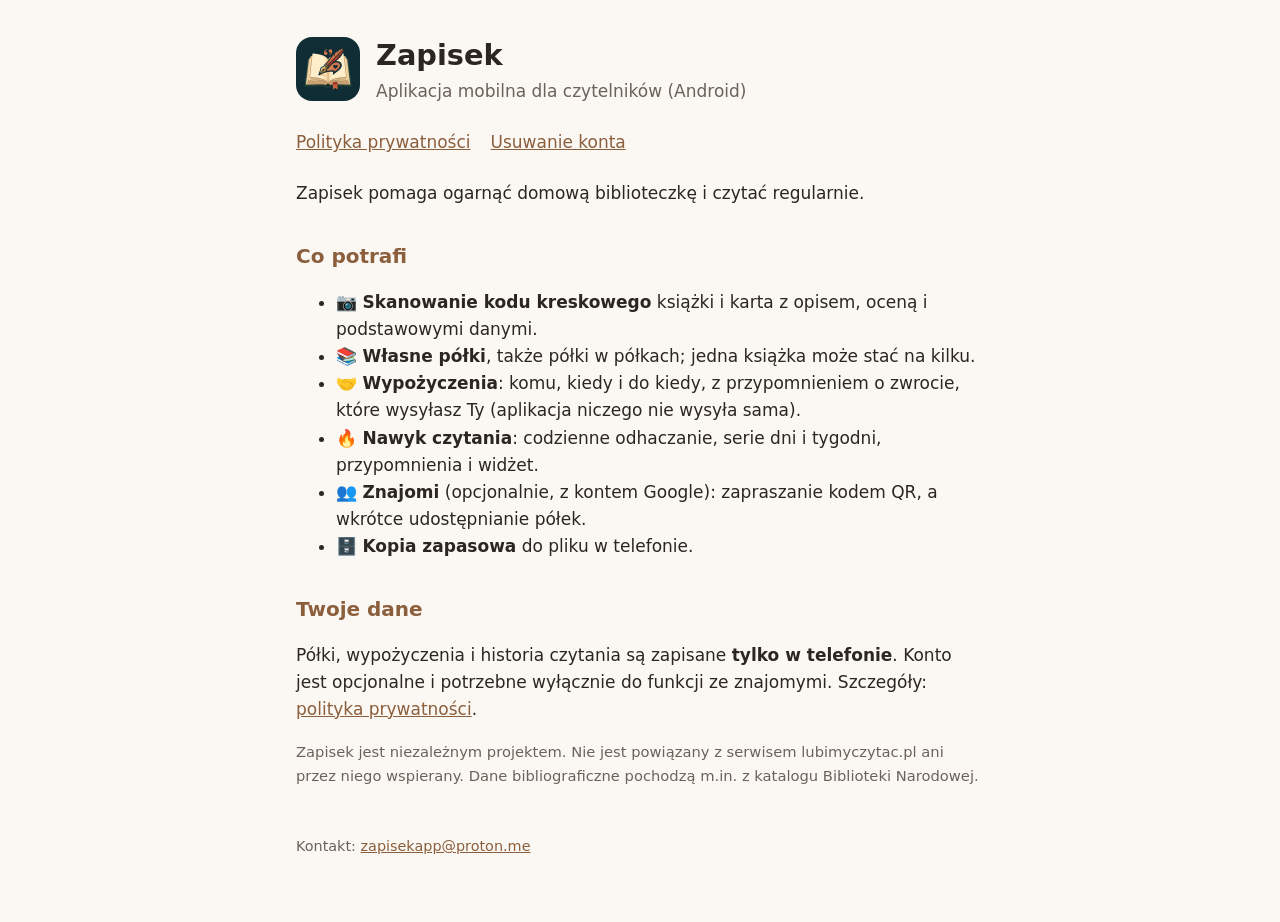
<file: index.html>
<!doctype html>
<html lang="pl">
<head>
  <meta charset="utf-8">
  <meta name="viewport" content="width=device-width, initial-scale=1">
  <title>Zapisek – aplikacja dla czytelników</title>
  <meta name="description" content="Zapisek: skanuj kod kreskowy książki, układaj ją na półkach, zapisuj wypożyczenia i buduj nawyk czytania.">
  <link rel="icon" href="icon.png">
  <link rel="stylesheet" href="style.css">
</head>
<body>
<main>
  <header>
    <img src="icon.png" alt="">
    <div>
      <h1>Zapisek</h1>
      <p>Aplikacja mobilna dla czytelników (Android)</p>
    </div>
  </header>

  <nav>
    <a href="prywatnosc.html">Polityka prywatności</a>
    <a href="usun-konto.html">Usuwanie konta</a>
  </nav>

  <p>Zapisek pomaga ogarnąć domową biblioteczkę i czytać regularnie.</p>

  <h2>Co potrafi</h2>
  <ul>
    <li>📷 <strong>Skanowanie kodu kreskowego</strong> książki i karta z opisem, oceną i podstawowymi danymi.</li>
    <li>📚 <strong>Własne półki</strong>, także półki w półkach; jedna książka może stać na kilku.</li>
    <li>🤝 <strong>Wypożyczenia</strong>: komu, kiedy i do kiedy, z przypomnieniem o zwrocie, które wysyłasz Ty (aplikacja niczego nie wysyła sama).</li>
    <li>🔥 <strong>Nawyk czytania</strong>: codzienne odhaczanie, serie dni i tygodni, przypomnienia i widżet.</li>
    <li>👥 <strong>Znajomi</strong> (opcjonalnie, z kontem Google): zapraszanie kodem QR, a wkrótce udostępnianie półek.</li>
    <li>🗄️ <strong>Kopia zapasowa</strong> do pliku w telefonie.</li>
  </ul>

  <h2>Twoje dane</h2>
  <p>Półki, wypożyczenia i historia czytania są zapisane <strong>tylko w telefonie</strong>.
    Konto jest opcjonalne i potrzebne wyłącznie do funkcji ze znajomymi.
    Szczegóły: <a href="prywatnosc.html">polityka prywatności</a>.</p>

  <p class="muted">Zapisek jest niezależnym projektem. Nie jest powiązany z serwisem
    lubimyczytac.pl ani przez niego wspierany. Dane bibliograficzne pochodzą m.in. z katalogu
    Biblioteki Narodowej.</p>

  <footer>Kontakt: <a href="mailto:zapisekapp@proton.me">zapisekapp@proton.me</a></footer>
</main>
</body>
</html>
</file>
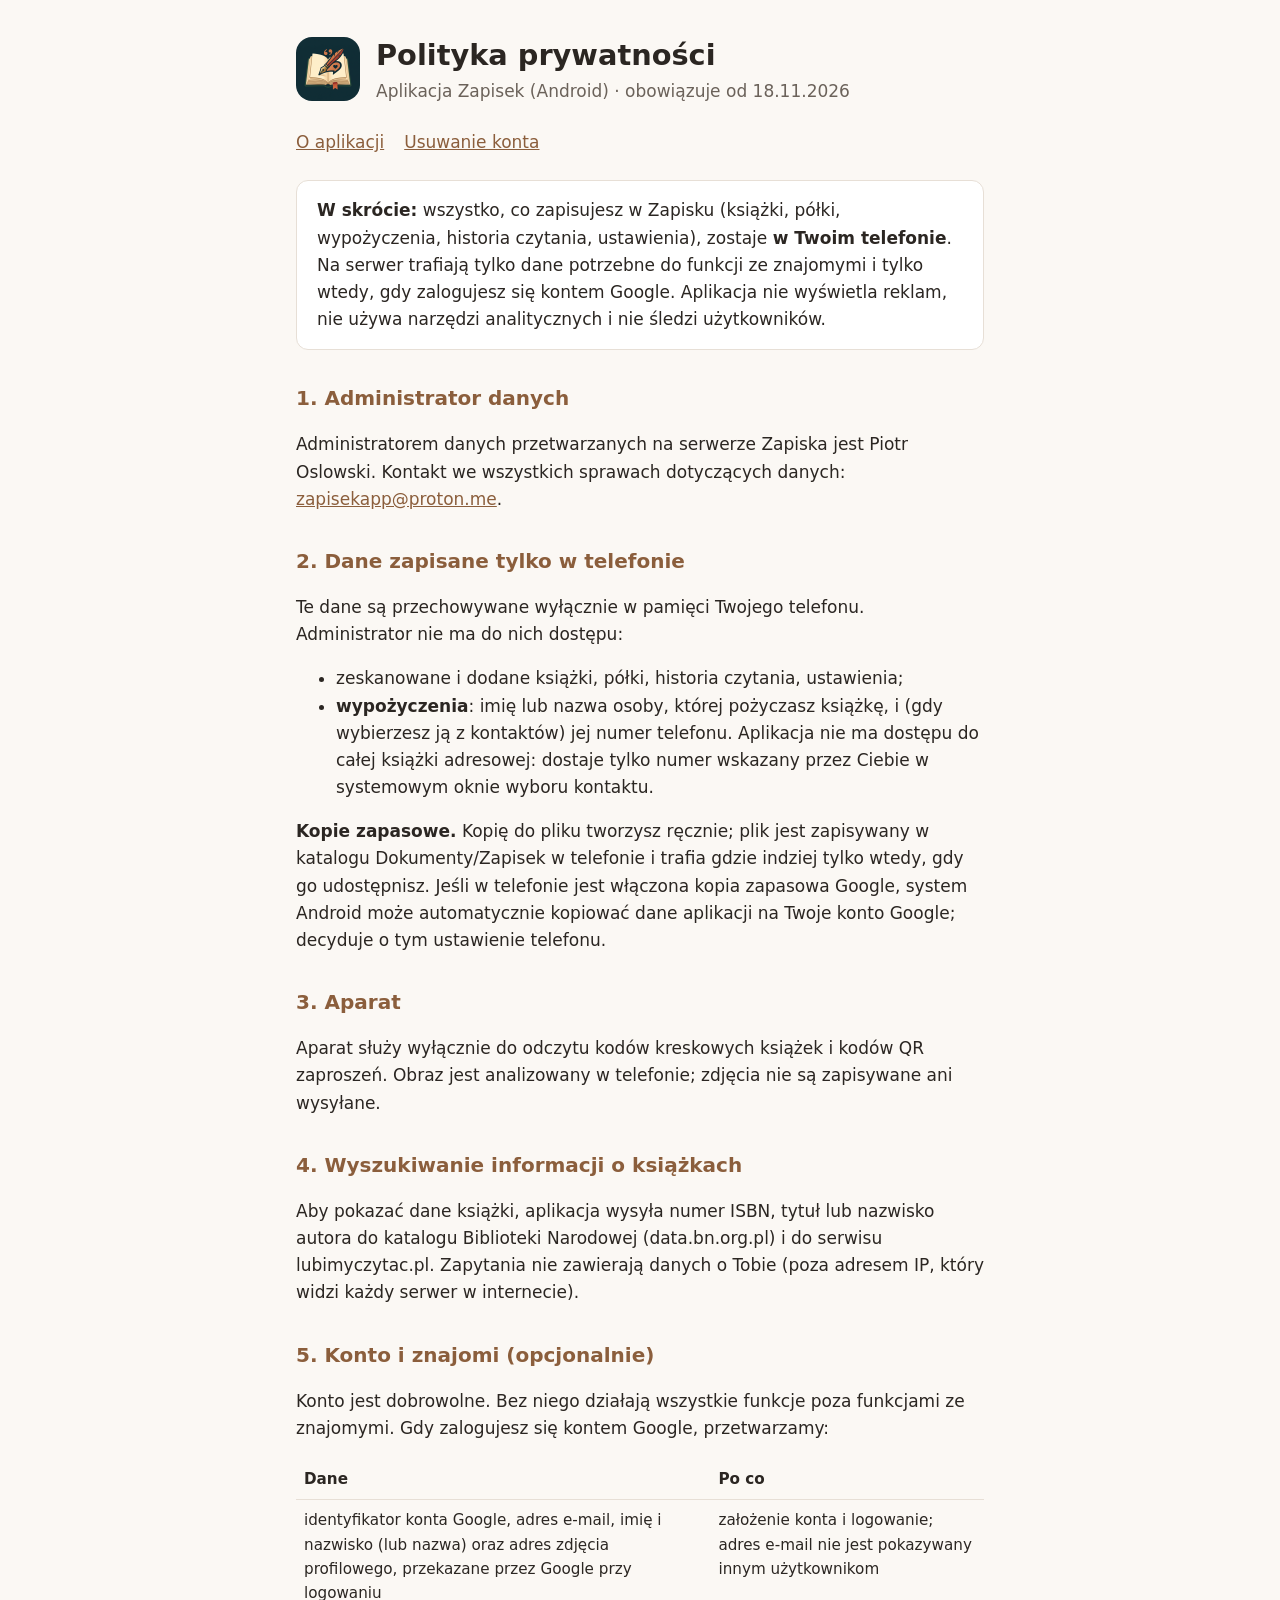
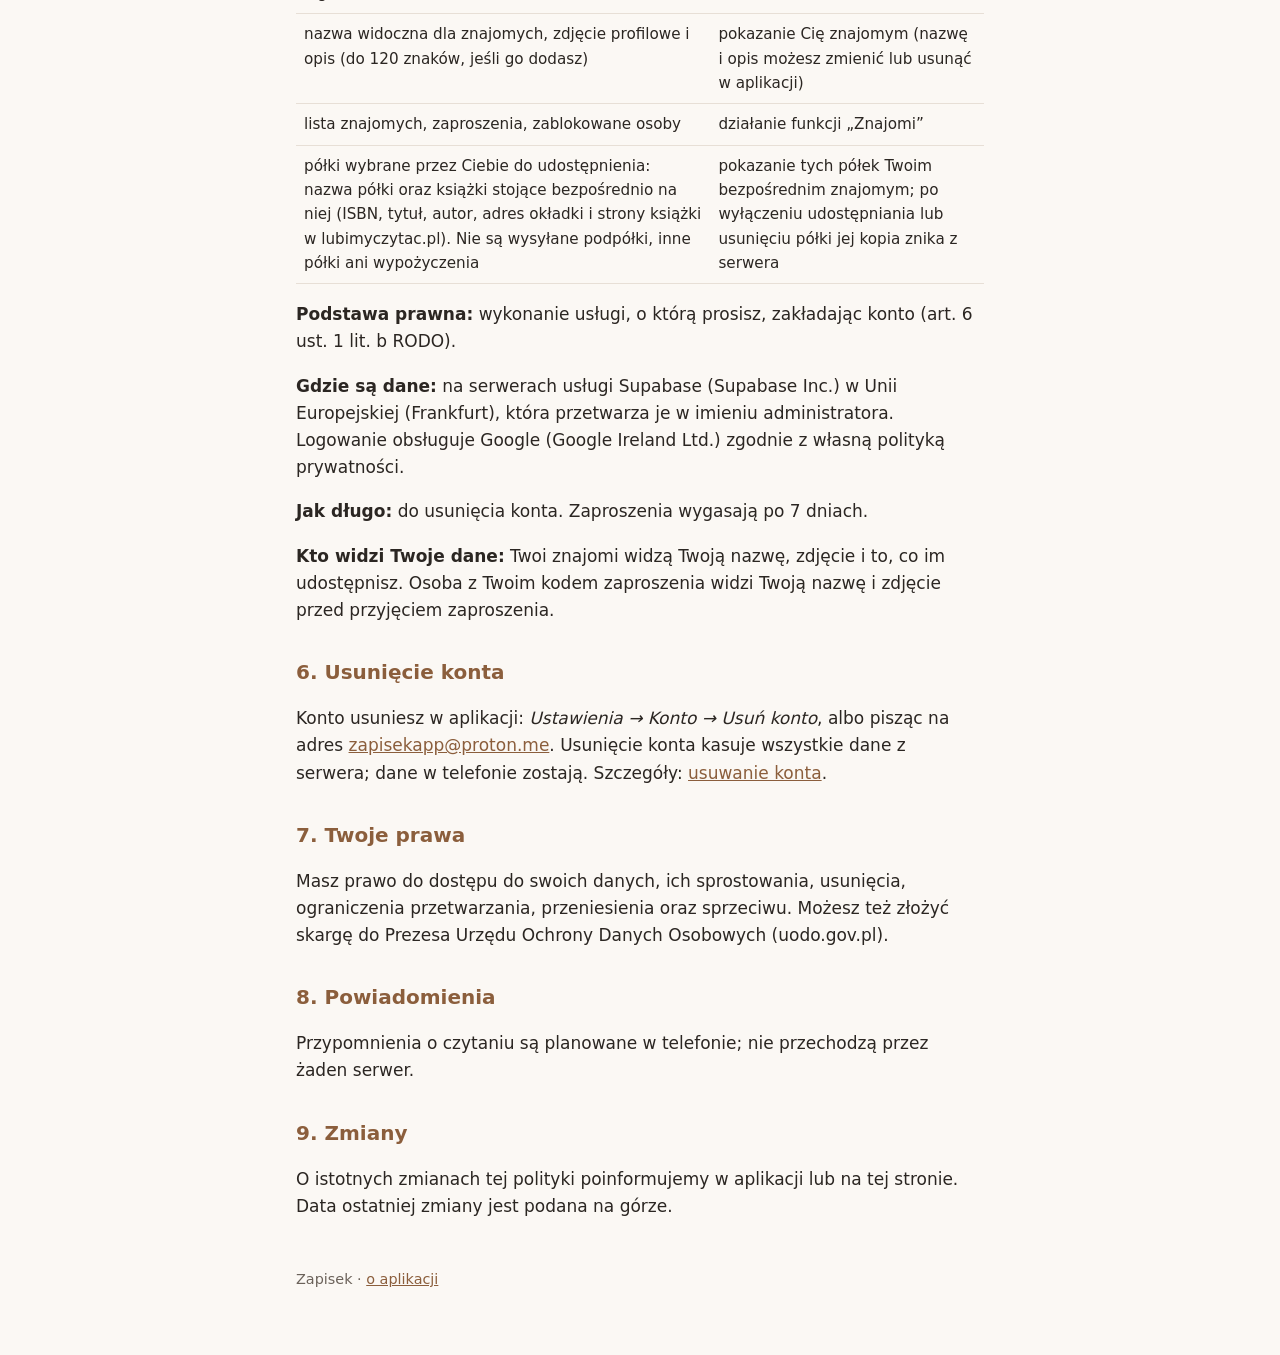
<file: prywatnosc.html>
<!doctype html>
<html lang="pl">
<head>
  <meta charset="utf-8">
  <meta name="viewport" content="width=device-width, initial-scale=1">
  <title>Polityka prywatności – Zapisek</title>
  <link rel="icon" href="icon.png">
  <link rel="stylesheet" href="style.css">
</head>
<body>
<main>
  <header>
    <img src="icon.png" alt="">
    <div>
      <h1>Polityka prywatności</h1>
      <p>Aplikacja Zapisek (Android) · obowiązuje od 18.11.2026</p>
    </div>
  </header>

  <nav>
    <a href="index.html">O aplikacji</a>
    <a href="usun-konto.html">Usuwanie konta</a>
  </nav>

  <div class="card">
    <strong>W skrócie:</strong> wszystko, co zapisujesz w Zapisku (książki, półki, wypożyczenia,
    historia czytania, ustawienia), zostaje <strong>w Twoim telefonie</strong>. Na serwer trafiają
    tylko dane potrzebne do funkcji ze znajomymi i tylko wtedy, gdy zalogujesz się kontem Google.
    Aplikacja nie wyświetla reklam, nie używa narzędzi analitycznych i nie śledzi użytkowników.
  </div>

  <h2>1. Administrator danych</h2>
  <p>Administratorem danych przetwarzanych na serwerze Zapiska jest Piotr Oslowski.
    Kontakt we wszystkich sprawach dotyczących danych: <a href="mailto:zapisekapp@proton.me">zapisekapp@proton.me</a>.</p>

  <h2>2. Dane zapisane tylko w telefonie</h2>
  <p>Te dane są przechowywane wyłącznie w pamięci Twojego telefonu. Administrator nie ma do nich dostępu:</p>
  <ul>
    <li>zeskanowane i dodane książki, półki, historia czytania, ustawienia;</li>
    <li><strong>wypożyczenia</strong>: imię lub nazwa osoby, której pożyczasz książkę, i (gdy wybierzesz
      ją z kontaktów) jej numer telefonu. Aplikacja nie ma dostępu do całej książki adresowej:
      dostaje tylko numer wskazany przez Ciebie w systemowym oknie wyboru kontaktu.</li>
  </ul>
  <p><strong>Kopie zapasowe.</strong> Kopię do pliku tworzysz ręcznie; plik jest zapisywany w katalogu
    Dokumenty/Zapisek w telefonie i trafia gdzie indziej tylko wtedy, gdy go udostępnisz.
    Jeśli w telefonie jest włączona kopia zapasowa Google, system Android może automatycznie
    kopiować dane aplikacji na Twoje konto Google; decyduje o tym ustawienie telefonu.</p>

  <h2>3. Aparat</h2>
  <p>Aparat służy wyłącznie do odczytu kodów kreskowych książek i kodów QR zaproszeń.
    Obraz jest analizowany w telefonie; zdjęcia nie są zapisywane ani wysyłane.</p>

  <h2>4. Wyszukiwanie informacji o książkach</h2>
  <p>Aby pokazać dane książki, aplikacja wysyła numer ISBN, tytuł lub nazwisko autora do katalogu
    Biblioteki Narodowej (data.bn.org.pl) i do serwisu lubimyczytac.pl. Zapytania nie zawierają
    danych o Tobie (poza adresem IP, który widzi każdy serwer w internecie).</p>

  <h2>5. Konto i znajomi (opcjonalnie)</h2>
  <p>Konto jest dobrowolne. Bez niego działają wszystkie funkcje poza funkcjami ze znajomymi.
    Gdy zalogujesz się kontem Google, przetwarzamy:</p>
  <table>
    <tr><th>Dane</th><th>Po co</th></tr>
    <tr><td>identyfikator konta Google, adres e-mail, imię i nazwisko (lub nazwa) oraz adres
      zdjęcia profilowego, przekazane przez Google przy logowaniu</td>
      <td>założenie konta i logowanie; adres e-mail nie jest pokazywany innym użytkownikom</td></tr>
    <tr><td>nazwa widoczna dla znajomych, zdjęcie profilowe i opis (do 120 znaków,
      jeśli go dodasz)</td>
      <td>pokazanie Cię znajomym (nazwę i opis możesz zmienić lub usunąć w aplikacji)</td></tr>
    <tr><td>lista znajomych, zaproszenia, zablokowane osoby</td>
      <td>działanie funkcji „Znajomi”</td></tr>
    <tr><td>półki wybrane przez Ciebie do udostępnienia: nazwa półki oraz książki stojące
      bezpośrednio na niej (ISBN, tytuł, autor, adres okładki i strony książki w lubimyczytac.pl).
      Nie są wysyłane podpółki, inne półki ani wypożyczenia</td>
      <td>pokazanie tych półek Twoim bezpośrednim znajomym; po wyłączeniu udostępniania
      lub usunięciu półki jej kopia znika z serwera</td></tr>
  </table>
  <p><strong>Podstawa prawna:</strong> wykonanie usługi, o którą prosisz, zakładając konto
    (art. 6 ust. 1 lit. b RODO).</p>
  <p><strong>Gdzie są dane:</strong> na serwerach usługi Supabase (Supabase Inc.) w Unii Europejskiej
    (Frankfurt), która przetwarza je w imieniu administratora. Logowanie obsługuje Google
    (Google Ireland Ltd.) zgodnie z własną polityką prywatności.</p>
  <p><strong>Jak długo:</strong> do usunięcia konta. Zaproszenia wygasają po 7 dniach.</p>
  <p><strong>Kto widzi Twoje dane:</strong> Twoi znajomi widzą Twoją nazwę, zdjęcie i to, co im
    udostępnisz. Osoba z Twoim kodem zaproszenia widzi Twoją nazwę i zdjęcie przed przyjęciem zaproszenia.</p>

  <h2>6. Usunięcie konta</h2>
  <p>Konto usuniesz w aplikacji: <em>Ustawienia → Konto → Usuń konto</em>, albo pisząc na adres
    <a href="mailto:zapisekapp@proton.me">zapisekapp@proton.me</a>. Usunięcie konta kasuje wszystkie dane z serwera;
    dane w telefonie zostają. Szczegóły: <a href="usun-konto.html">usuwanie konta</a>.</p>

  <h2>7. Twoje prawa</h2>
  <p>Masz prawo do dostępu do swoich danych, ich sprostowania, usunięcia, ograniczenia
    przetwarzania, przeniesienia oraz sprzeciwu. Możesz też złożyć skargę do Prezesa Urzędu
    Ochrony Danych Osobowych (uodo.gov.pl).</p>

  <h2>8. Powiadomienia</h2>
  <p>Przypomnienia o czytaniu są planowane w telefonie; nie przechodzą przez żaden serwer.</p>

  <h2>9. Zmiany</h2>
  <p>O istotnych zmianach tej polityki poinformujemy w aplikacji lub na tej stronie.
    Data ostatniej zmiany jest podana na górze.</p>

  <footer>Zapisek · <a href="index.html">o aplikacji</a></footer>
</main>
</body>
</html>
</file>
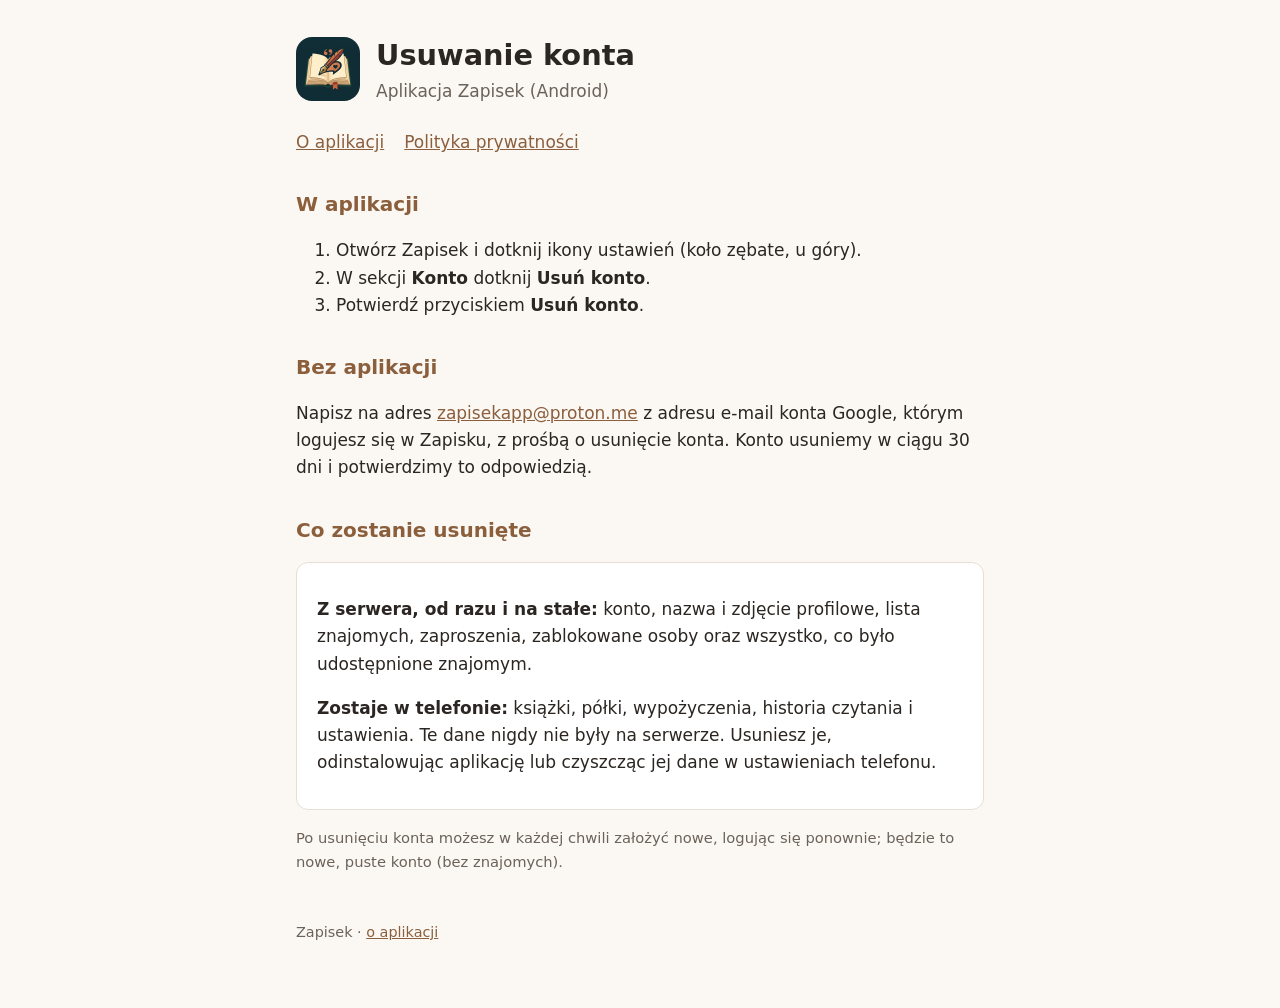
<file: usun-konto.html>
<!doctype html>
<html lang="pl">
<head>
  <meta charset="utf-8">
  <meta name="viewport" content="width=device-width, initial-scale=1">
  <title>Usuwanie konta – Zapisek</title>
  <link rel="icon" href="icon.png">
  <link rel="stylesheet" href="style.css">
</head>
<body>
<main>
  <header>
    <img src="icon.png" alt="">
    <div>
      <h1>Usuwanie konta</h1>
      <p>Aplikacja Zapisek (Android)</p>
    </div>
  </header>

  <nav>
    <a href="index.html">O aplikacji</a>
    <a href="prywatnosc.html">Polityka prywatności</a>
  </nav>

  <h2>W aplikacji</h2>
  <ol>
    <li>Otwórz Zapisek i dotknij ikony ustawień (koło zębate, u góry).</li>
    <li>W sekcji <strong>Konto</strong> dotknij <strong>Usuń konto</strong>.</li>
    <li>Potwierdź przyciskiem <strong>Usuń konto</strong>.</li>
  </ol>

  <h2>Bez aplikacji</h2>
  <p>Napisz na adres <a href="mailto:zapisekapp@proton.me?subject=Zapisek%20-%20usuni%C4%99cie%20konta">zapisekapp@proton.me</a>
    z adresu e-mail konta Google, którym logujesz się w Zapisku, z prośbą o usunięcie konta.
    Konto usuniemy w ciągu 30 dni i potwierdzimy to odpowiedzią.</p>

  <h2>Co zostanie usunięte</h2>
  <div class="card">
    <p><strong>Z serwera, od razu i na stałe:</strong> konto, nazwa i zdjęcie profilowe, lista znajomych,
      zaproszenia, zablokowane osoby oraz wszystko, co było udostępnione znajomym.</p>
    <p><strong>Zostaje w telefonie:</strong> książki, półki, wypożyczenia, historia czytania i ustawienia.
      Te dane nigdy nie były na serwerze. Usuniesz je, odinstalowując aplikację lub czyszcząc jej dane
      w ustawieniach telefonu.</p>
  </div>
  <p class="muted">Po usunięciu konta możesz w każdej chwili założyć nowe, logując się ponownie;
    będzie to nowe, puste konto (bez znajomych).</p>

  <footer>Zapisek · <a href="index.html">o aplikacji</a></footer>
</main>
</body>
</html>
</file>
<file: style.css>
:root {
  --bg: #fbf8f4;
  --fg: #2b2622;
  --muted: #6b625a;
  --accent: #8b5e3c;
  --card: #ffffff;
  --line: #e7dfd6;
}
@media (prefers-color-scheme: dark) {
  :root {
    --bg: #16282b;
    --fg: #ece6df;
    --muted: #b3aaa1;
    --accent: #e0b48f;
    --card: #1e3337;
    --line: #2d4549;
  }
}
* { box-sizing: border-box; }
body {
  margin: 0;
  background: var(--bg);
  color: var(--fg);
  font: 17px/1.6 system-ui, -apple-system, "Segoe UI", Roboto, sans-serif;
}
main { max-width: 720px; margin: 0 auto; padding: 32px 16px 64px; }
header { display: flex; align-items: center; gap: 16px; margin-bottom: 24px; }
header img { width: 64px; height: 64px; border-radius: 16px; }
header h1 { margin: 0; font-size: 1.8rem; }
header p { margin: 0; color: var(--muted); }
h2 { margin-top: 2rem; font-size: 1.25rem; color: var(--accent); }
a { color: var(--accent); }
.card {
  background: var(--card);
  border: 1px solid var(--line);
  border-radius: 12px;
  padding: 16px 20px;
  margin: 16px 0;
}
.muted { color: var(--muted); font-size: 0.92rem; }
nav { display: flex; flex-wrap: wrap; gap: 8px 20px; margin: 8px 0 24px; }
table { border-collapse: collapse; width: 100%; font-size: 0.95rem; }
th, td { text-align: left; vertical-align: top; padding: 8px; border-bottom: 1px solid var(--line); }
footer { margin-top: 48px; color: var(--muted); font-size: 0.9rem; }
</file>
